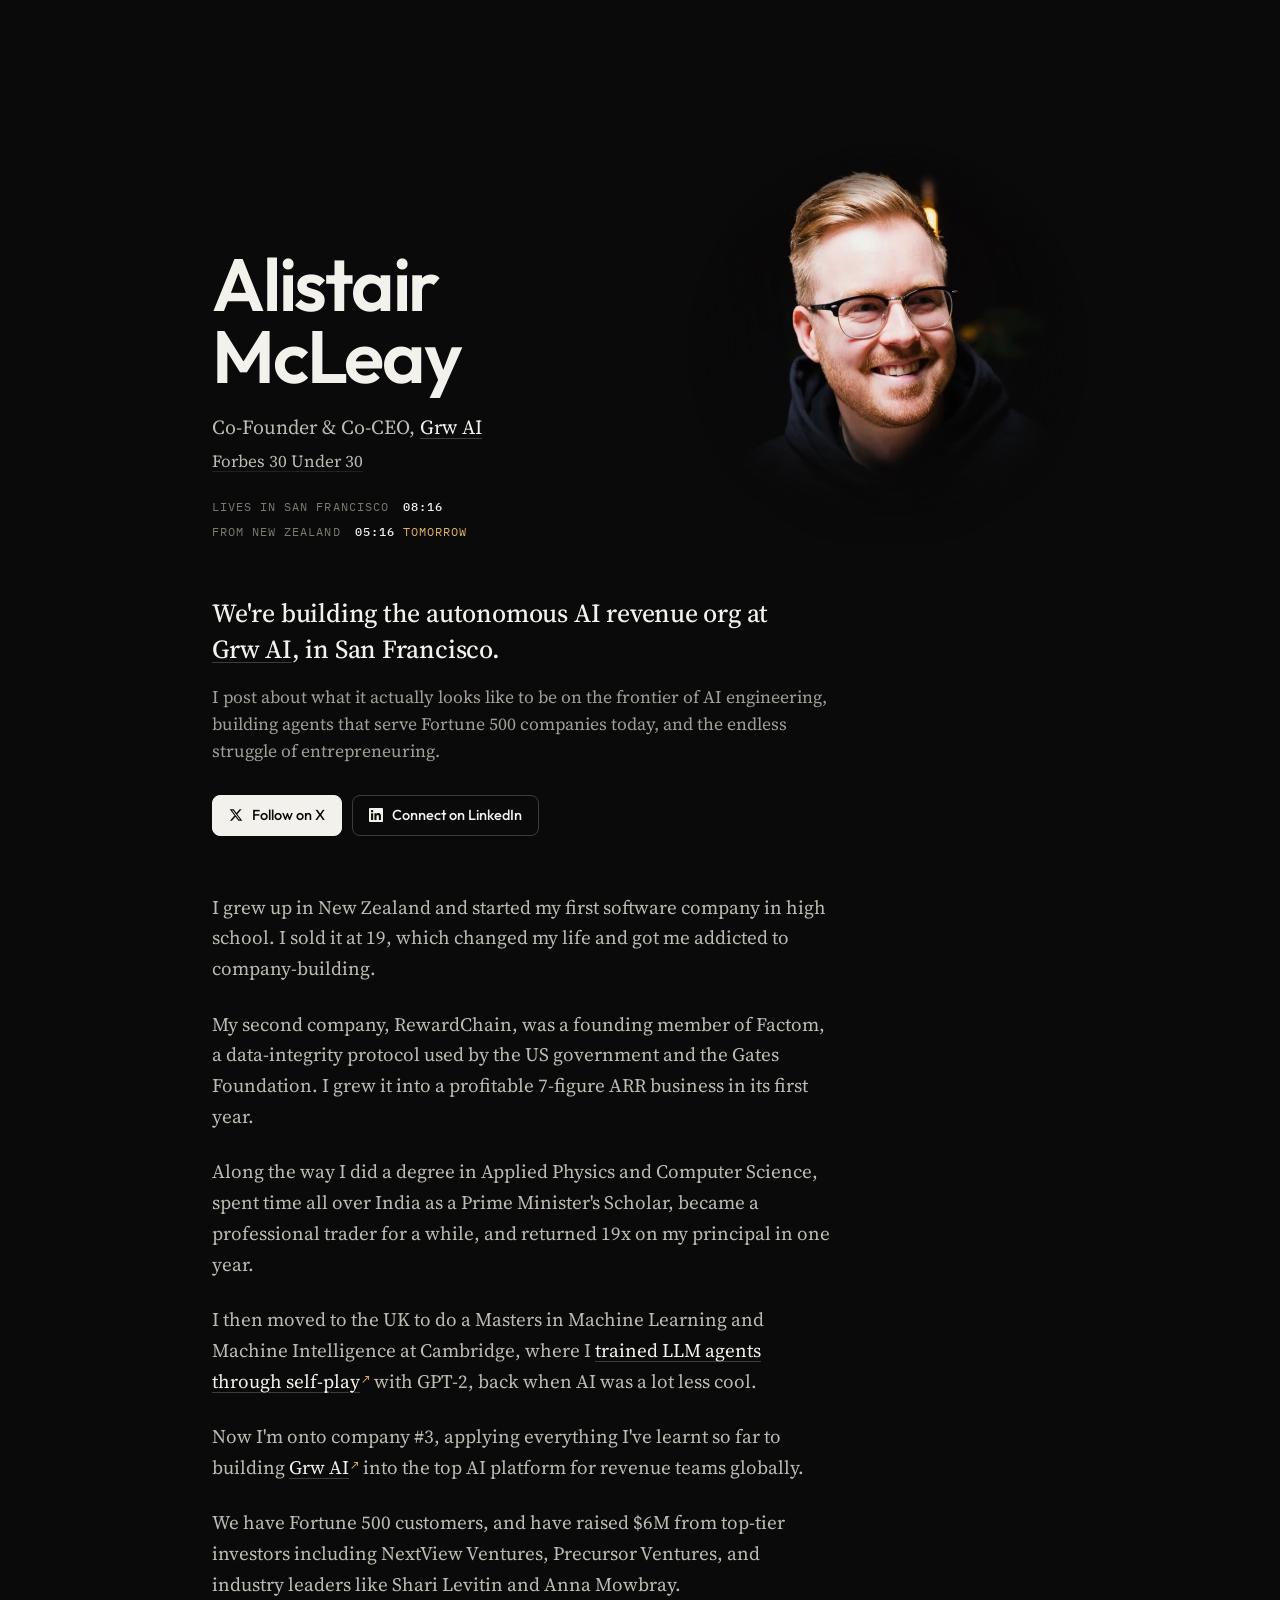
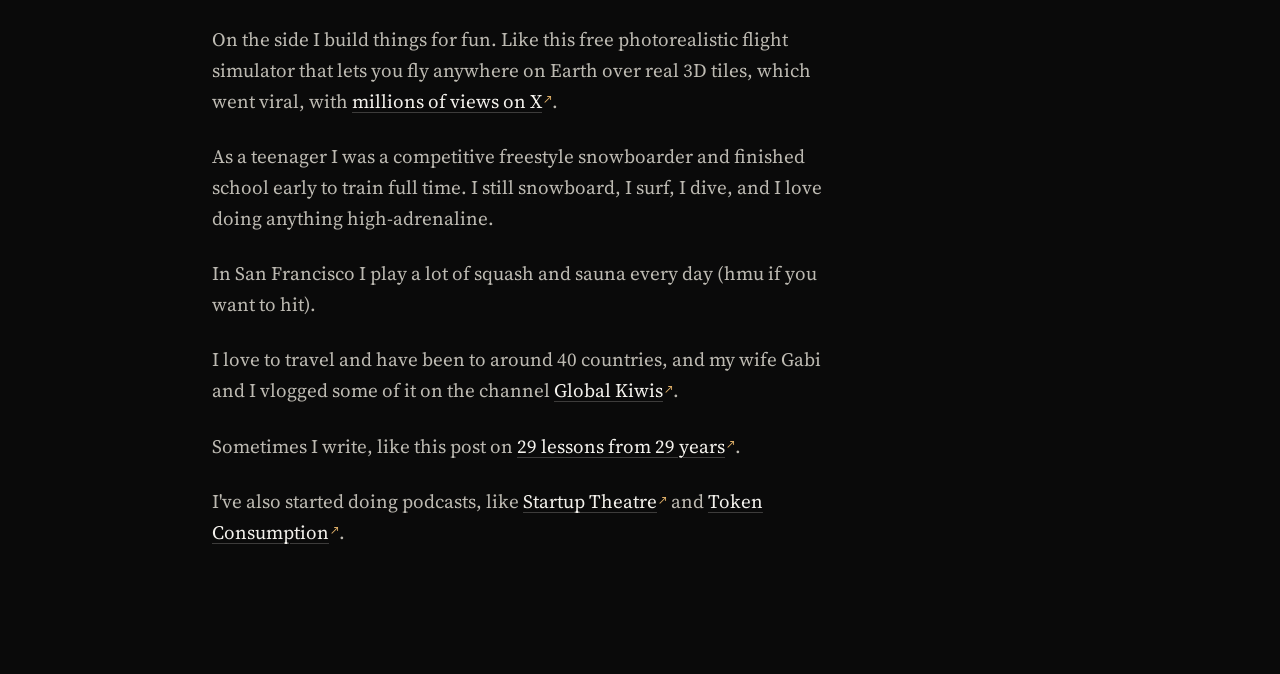
<file: index.html>
<!DOCTYPE html>
<html lang="en">
<head>
  <meta charset="UTF-8">
  <meta name="viewport" content="width=device-width, initial-scale=1.0">
  <title>Alistair McLeay</title>
  <meta name="description" content="Co-Founder & Co-CEO of Grw AI. Building the autonomous AI revenue org in San Francisco.">
  <meta property="og:title" content="Alistair McLeay">
  <meta property="og:description" content="Co-Founder & Co-CEO of Grw AI. Building the autonomous AI revenue org in San Francisco.">
  <meta property="og:image" content="https://alistairmcleay.com/og.jpg?v=2">
  <meta property="og:image:width" content="1200">
  <meta property="og:image:height" content="630">
  <meta property="og:type" content="website">
  <meta property="og:url" content="https://alistairmcleay.com/">
  <meta name="twitter:card" content="summary_large_image">
  <meta name="twitter:site" content="@alistairmcleay">
  <meta name="twitter:creator" content="@alistairmcleay">
  <meta name="twitter:title" content="Alistair McLeay">
  <meta name="twitter:description" content="Co-Founder & Co-CEO of Grw AI. Building the autonomous AI revenue org in San Francisco.">
  <meta name="twitter:image" content="https://alistairmcleay.com/og.jpg?v=2">
  <link rel="icon" type="image/png" sizes="32x32" href="/favicon-32.png">
  <link rel="icon" type="image/png" sizes="64x64" href="/favicon-64.png">
  <link rel="apple-touch-icon" sizes="180x180" href="/apple-touch-icon.png">
  <meta name="theme-color" content="#0A0A0A">
  <link rel="preconnect" href="https://fonts.googleapis.com">
  <link rel="preconnect" href="https://fonts.gstatic.com" crossorigin>
  <link rel="stylesheet" href="https://fonts.googleapis.com/css2?family=Outfit:wght@500;600&family=Source+Serif+4:ital,opsz,wght@0,8..60,400;0,8..60,500;1,8..60,400&family=IBM+Plex+Mono:wght@400;500&display=swap">
  <style>
    :root{
      --ground:#0A0A0A; --ink:#F3F1EC; --text:#BDBAB2; --text-2:#A19E96; --mute:#7C7970;
      --line:rgba(243,241,236,.10); --line-2:rgba(243,241,236,.22); --acc:#E2B26A;
      --h-ink:var(--ink); --h-text:var(--text); --h-mute:var(--mute); --h-line:var(--line); --h-line-2:var(--line-2);
      --display:"Outfit","Helvetica Neue",Arial,sans-serif;
      --body:"Source Serif 4",Georgia,"Times New Roman",serif;
      --mono:"IBM Plex Mono",ui-monospace,Menlo,monospace;
    }
    body{background:var(--ground);color:var(--text)}
    .wrap{position:relative;z-index:1}
    .hero{padding:12vh 0 0}
    @media (max-width:700px){ .hero{padding:0} }

    *{box-sizing:border-box}
    html{scroll-behavior:smooth}
    body{margin:0;font-family:var(--body);font-size:19px;line-height:1.62;-webkit-font-smoothing:antialiased;text-rendering:optimizeLegibility}
    a{text-decoration:underline;text-decoration-thickness:1px;text-underline-offset:4px;transition:color .15s ease,text-decoration-color .15s ease}
    a:focus-visible{outline:2px solid var(--acc);outline-offset:3px;border-radius:2px}
    .mono{font-family:var(--mono);font-size:11.5px;letter-spacing:.09em;text-transform:uppercase}
    .wrap{max-width:920px;margin:0 auto;padding:0 32px}

    .hero{display:grid;grid-template-columns:minmax(0,1fr) 400px;gap:24px;align-items:end}
    .hero h1{font-family:var(--display);font-weight:600;font-size:clamp(44px,6.4vw,74px);line-height:.98;letter-spacing:-.03em;margin:0 0 18px;color:var(--h-ink)}
    .hero .role{margin:0;font-size:20px;color:var(--h-text)}
    .hero .role a{color:var(--h-ink);text-decoration-color:var(--h-line-2)}
    .hero .role a:hover{color:var(--acc);text-decoration-color:var(--acc)}
    .hero .role.forbes{margin-top:5px;font-size:17px}
    .hero .role.forbes a{color:var(--h-text);text-decoration-color:var(--h-line)}
    .hero .role.forbes a:hover{color:var(--acc);text-decoration-color:var(--acc)}
    .hero .meta{margin-top:22px;color:var(--h-mute);display:flex;flex-direction:column;gap:7px;font-variant-numeric:tabular-nums}
    .hero .meta b{font-weight:500;color:var(--h-ink);margin-left:6px}
    .hero .meta em{font-style:normal;color:var(--acc)}

    .portrait{position:relative;width:560px;height:560px;justify-self:end;margin:-30px -100px -96px 0;pointer-events:none}
    .portrait img{width:100%;height:100%;display:block}

    .bio{max-width:620px;padding:6vh 0 14vh}
    .bio p{margin:0 0 1.15em;color:var(--text)}
    .bio p:last-child{margin-bottom:0}
    .bio .lede{font-size:26px;line-height:1.38;color:var(--ink);font-weight:500;letter-spacing:-.008em;margin-bottom:0}
    .bio a{color:var(--ink);text-decoration-color:var(--line-2)}
    .bio a:hover{color:var(--acc);text-decoration-color:var(--acc)}
    .bio .sub{margin-top:16px;color:var(--text-2);font-size:17.5px;line-height:1.55}
    .cta{display:flex;gap:10px;flex-wrap:wrap;align-items:center;margin:30px 0 56px}
    .btn{display:inline-flex;align-items:center;gap:9px;font-family:var(--display);font-weight:500;font-size:14.5px;line-height:1;padding:12px 16px;border-radius:8px;border:1px solid var(--line-2);background:transparent;color:var(--ink);text-decoration:none;transition:background .15s ease,color .15s ease,border-color .15s ease}
    .btn svg{width:14px;height:14px;fill:currentColor;flex:none}
    .btn:hover{border-color:var(--ink);color:var(--ink)}
    .btn.primary{background:var(--ink);border-color:var(--ink);color:var(--ground)}
    .btn.primary:hover{background:var(--acc);border-color:var(--acc);color:#0B0B0B}
    .bio .fact{margin-bottom:1.3em}
    .bio .fact a:after{content:"\2197";color:var(--acc);font-family:var(--mono);font-size:.68em;margin-left:.15em;vertical-align:.28em;text-decoration:none;display:inline-block}

    .in{animation:rise .7s cubic-bezier(.2,.7,.2,1) both}
    .in:nth-child(2){animation-delay:.08s}
    @keyframes rise{from{opacity:0;transform:translateY(10px)}to{opacity:1;transform:none}}
    @media (prefers-reduced-motion: reduce){ .in{animation:none} html{scroll-behavior:auto} a{transition:none} }

    @media (max-width:700px){
      .wrap{padding:0 22px}
      .hero{grid-template-columns:1fr;gap:0;align-items:start}
      .portrait{order:-1;width:calc(100% + 64px);height:auto;aspect-ratio:1/1;margin:-24px -32px -78px;justify-self:stretch}
      .hero h1{font-size:44px;margin-bottom:12px}
      .bio{padding:4vh 0 8vh}
      .bio .lede{font-size:22px}
      .cta{gap:8px}
      .btn .long{display:none}
    }
  </style>
</head>
<body>
  <div class="wrap">
    <section class="hero in">
      <div class="id">
        <h1>Alistair McLeay</h1>
        <p class="role">Co-Founder &amp; Co-CEO, <a href="https://www.grw.ai/" target="_blank" rel="noopener noreferrer">Grw&nbsp;AI</a></p>
        <p class="role forbes"><a href="https://www.forbes.com/profile/grw-ai/" target="_blank" rel="noopener noreferrer">Forbes 30 Under 30</a></p>
        <div class="meta mono">
          <span>Lives in San Francisco <b id="clock-sf">--:--</b></span>
          <span>From New Zealand <b id="clock-nz">--:--</b> <em id="clock-nz-day"></em></span>
        </div>
      </div>
      <div class="portrait"><picture><source srcset="portrait.webp" type="image/webp"><img src="portrait.png" alt="Alistair McLeay" width="1100" height="1100"></picture></div>
    </section>

    <main class="bio in">
      <p class="lede">We're building the autonomous AI revenue org at <a href="https://www.grw.ai/" target="_blank" rel="noopener noreferrer">Grw&nbsp;AI</a>, in San Francisco.</p>
      <p class="sub">I post about what it actually looks like to be on the frontier of AI engineering, building agents that serve Fortune 500 companies today, and the endless struggle of entrepreneuring.</p>
      <div class="cta">
        <a class="btn primary" href="https://x.com/alistairmcleay" target="_blank" rel="noopener noreferrer"><svg viewBox="0 0 24 24" aria-hidden="true"><path d="M18.244 2.25h3.308l-7.227 8.26 8.502 11.24H16.17l-5.214-6.817L4.99 21.75H1.68l7.73-8.835L1.254 2.25H8.08l4.713 6.231zm-1.161 17.52h1.833L7.084 4.126H5.117z"/></svg><span>Follow on X</span></a>
        <a class="btn" href="https://linkedin.com/in/alistairmcleay" target="_blank" rel="noopener noreferrer"><svg viewBox="0 0 24 24" aria-hidden="true"><path d="M20.447 20.452h-3.554v-5.569c0-1.328-.027-3.037-1.852-3.037-1.853 0-2.136 1.445-2.136 2.939v5.667H9.351V9h3.414v1.561h.046c.477-.9 1.637-1.85 3.37-1.85 3.601 0 4.267 2.37 4.267 5.455v6.286zM5.337 7.433c-1.144 0-2.063-.926-2.063-2.065 0-1.138.92-2.063 2.063-2.063 1.14 0 2.064.925 2.064 2.063 0 1.139-.925 2.065-2.064 2.065zm1.782 13.019H3.555V9h3.564v11.452zM22.225 0H1.771C.792 0 0 .774 0 1.729v20.542C0 23.227.792 24 1.771 24h20.451C23.2 24 24 23.227 24 22.271V1.729C24 .774 23.2 0 22.222 0h.003z"/></svg><span><span class="long">Connect on </span>LinkedIn</span></a>
      </div>

      <p class="fact">I grew up in New Zealand and started my first software company in high school. I sold it at 19, which changed my life and got me addicted to company-building.</p>

      <p class="fact">My second company, RewardChain, was a founding member of Factom, a data-integrity protocol used by the US government and the Gates Foundation. I grew it into a profitable 7&#8209;figure ARR business in its first year.</p>

      <p class="fact">Along the way I did a degree in Applied Physics and Computer Science, spent time all over India as a Prime Minister's Scholar, became a professional trader for a while, and returned 19x on my principal in one year.</p>

      <p class="fact">I then moved to the UK to do a Masters in Machine Learning and Machine Intelligence at Cambridge, where I <a href="https://www.mlmi.eng.cam.ac.uk/files/2021-2022_dissertations/joint_learning_of_practical_dialogue_systems_and_user_simulators_reduced.pdf" target="_blank" rel="noopener noreferrer">trained LLM agents through self&#8209;play</a> with GPT&#8209;2, back when AI was a lot less cool.</p>

      <p class="fact">Now I'm onto company #3, applying everything I've learnt so far to building <a href="https://www.grw.ai/" target="_blank" rel="noopener noreferrer">Grw&nbsp;AI</a> into the top AI platform for revenue teams globally.</p>

      <p class="fact">We have Fortune 500 customers, and have raised $6M from top-tier investors including NextView Ventures, Precursor Ventures, and industry leaders like Shari Levitin and Anna Mowbray.</p>

      <p class="fact">On the side I build things for fun. Like this free photorealistic flight simulator that lets you fly anywhere on Earth over real 3D tiles, which went viral, with <a href="https://x.com/alistairmcleay/status/2019562638498537723" target="_blank" rel="noopener noreferrer">millions of views on X</a>.</p>

      <p class="fact">As a teenager I was a competitive freestyle snowboarder and finished school early to train full time. I still snowboard, I surf, I dive, and I love doing anything high-adrenaline.</p>

      <p class="fact">In San Francisco I play a lot of squash and sauna every day (hmu if you want to hit).</p>

      <p class="fact">I love to travel and have been to around 40 countries, and my wife Gabi and I vlogged some of it on the channel <a href="https://www.youtube.com/@globalkiwis" target="_blank" rel="noopener noreferrer">Global Kiwis</a>.</p>

      <p class="fact">Sometimes I write, like this post on <a href="https://alistairmcleay.substack.com/p/29-lessons-from-29-years" target="_blank" rel="noopener noreferrer">29 lessons from 29 years</a>.</p>

      <p class="fact">I've also started doing podcasts, like <a href="https://www.youtube.com/watch?v=Ijxz0hjErws" target="_blank" rel="noopener noreferrer">Startup Theatre</a> and <a href="https://www.youtube.com/watch?v=yP0y6QFXOq0" target="_blank" rel="noopener noreferrer">Token Consumption</a>.</p>
    </main>
  </div>

  <script>
    (function(){
      var sf=document.getElementById('clock-sf'), nz=document.getElementById('clock-nz'), day=document.getElementById('clock-nz-day');
      function fmt(tz,opts){ return new Intl.DateTimeFormat('en-GB',Object.assign({timeZone:tz},opts)).format(new Date()); }
      function tick(){
        try{
          sf.textContent=fmt('America/Los_Angeles',{hour:'2-digit',minute:'2-digit',hour12:false});
          nz.textContent=fmt('Pacific/Auckland',{hour:'2-digit',minute:'2-digit',hour12:false});
          var dSF=fmt('America/Los_Angeles',{day:'numeric'}), dNZ=fmt('Pacific/Auckland',{day:'numeric'});
          day.textContent = dSF===dNZ ? 'today' : 'tomorrow';
        }catch(e){ sf.parentNode.parentNode.style.display='none'; }
      }
      tick(); setInterval(tick,30000);
    })();
  </script>
</body>
</html>
</file>
